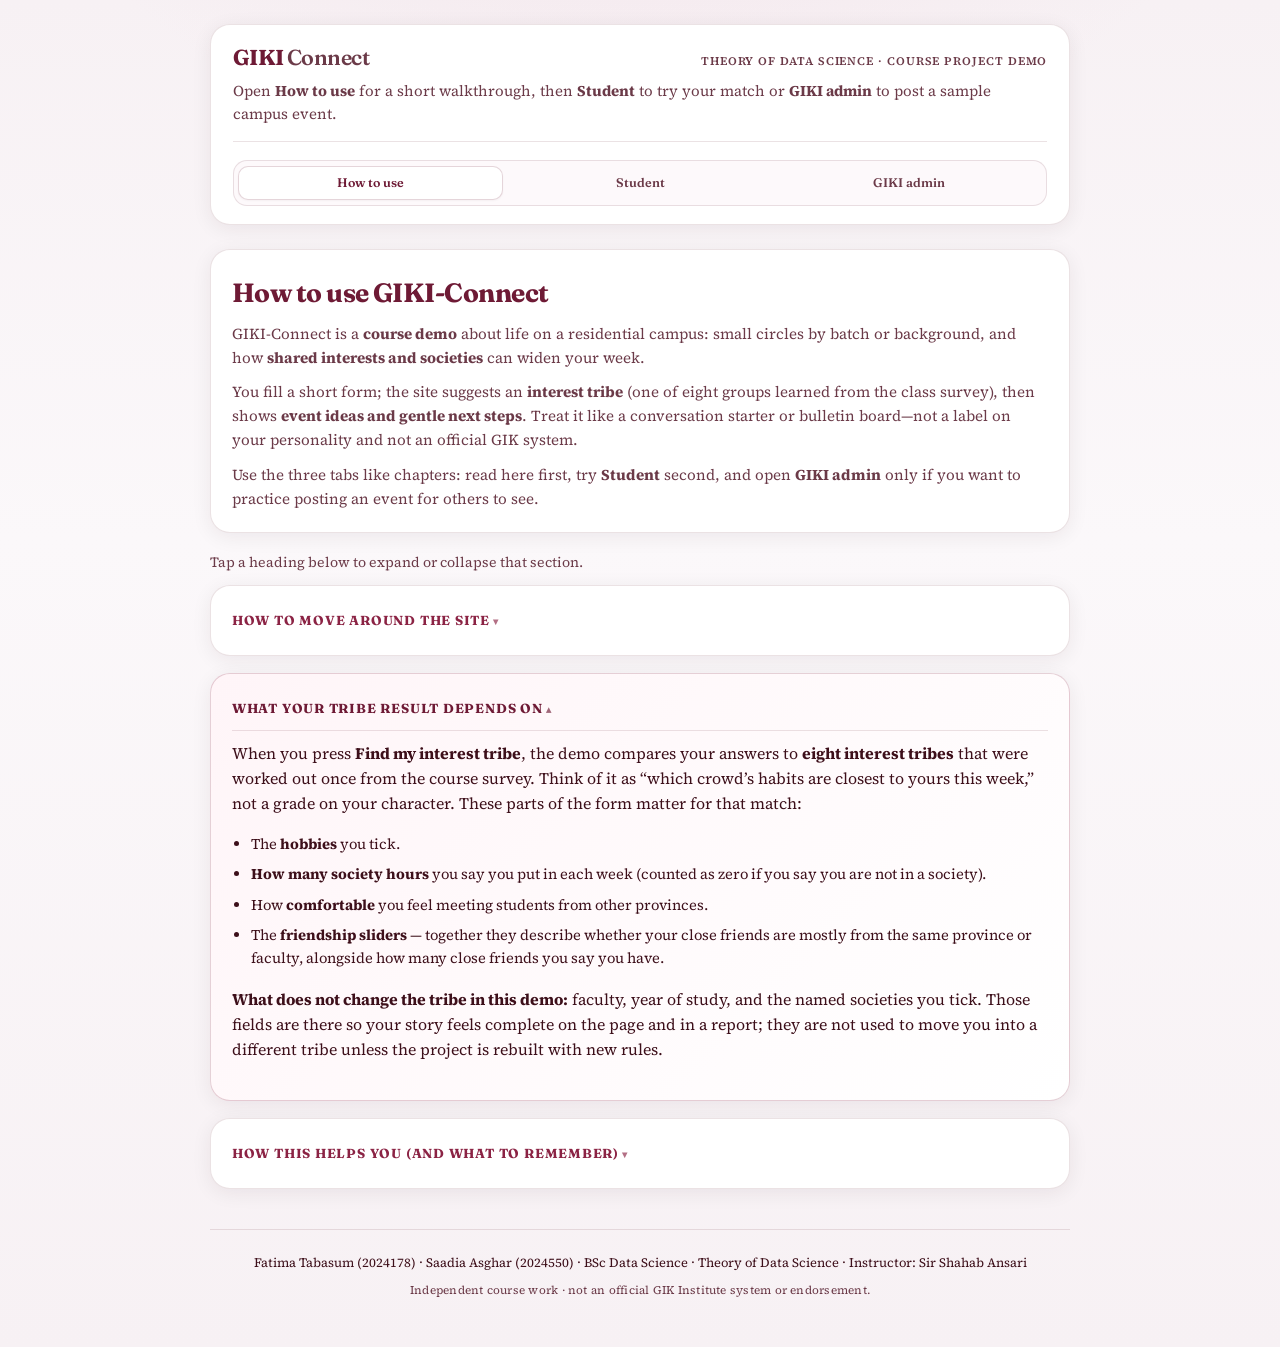
<file: index.html>
<!DOCTYPE html>
<html lang="en">
<head>
  <meta charset="UTF-8" />
  <meta name="viewport" content="width=device-width, initial-scale=1" />
  <meta name="description" content="GIKI-Connect: Theory of Data Science demo — interest tribes and campus event ideas for GIK Institute." />
  <meta name="theme-color" content="#6e1a35" />
  <title>GIKI-Connect · Interest tribes demo</title>
  <link rel="preconnect" href="https://fonts.googleapis.com" />
  <link rel="preconnect" href="https://fonts.gstatic.com" crossorigin />
  <link href="https://fonts.googleapis.com/css2?family=Fraunces:ital,opsz,wght@0,9..144,600;0,9..144,700;1,9..144,400&family=Source+Serif+4:ital,opsz,wght@0,8..60,400;0,8..60,600;1,8..60,400&display=swap" rel="stylesheet" />
  <link rel="stylesheet" href="assets/styles.css" />
</head>
<body>
  <div class="wrap">
    <header class="site-masthead" role="banner">
      <div class="site-masthead__brand">
        <div class="site-logo">
          <span class="site-logo__mark">GIKI</span>
          <span class="site-logo__word">Connect</span>
        </div>
        <p class="site-masthead__tagline">Theory of Data Science · course project demo</p>
      </div>
      <p class="site-masthead__lede">Open <strong>How to use</strong> for a short walkthrough, then <strong>Student</strong> to try your match or <strong>GIKI admin</strong> to post a sample campus event.</p>
      <nav class="tabs" role="tablist" aria-label="Main sections">
        <button type="button" class="tab active" id="tab-btn-guide" data-tab="guide" role="tab" aria-selected="true" aria-controls="panel-guide">How to use</button>
        <button type="button" class="tab" id="tab-btn-student" data-tab="student" role="tab" aria-selected="false" aria-controls="panel-student">Student</button>
        <button type="button" class="tab" id="tab-btn-admin" data-tab="admin" role="tab" aria-selected="false" aria-controls="panel-admin">GIKI admin</button>
      </nav>
    </header>

    <div id="panel-student" class="panel hidden" role="tabpanel" aria-labelledby="tab-btn-student">
      <section class="card demo-hero card--intro" id="student-hero">
        <div class="badge">Live Demo · Theory of Data Science · GIKI</div>
        <h1 class="demo-title">Find Your Interest Tribe</h1>
        <p class="demo-lead">Work through the steps in order, then press the button once. Your tribe and suggestions appear further down the page.</p>
        <p class="demo-blurb"><strong>Honest scope:</strong> your <strong>hobbies, society hours, comfort meeting new people,</strong> and <strong>how concentrated your close friendships are</strong> decide which of <strong>eight interest tribes</strong> you match. Faculty, year, and society names are optional context for you—they do <em>not</em> change that tribe number in this demo.</p>
        <div class="demo-stats" id="demo-stats" aria-live="polite">
          <p class="hint">Loading stats…</p>
        </div>
      </section>

      <nav class="student-jump-nav" aria-label="Jump to form steps or results">
        <span class="student-jump-nav__label">On this page</span>
        <div class="student-jump-nav__chips">
          <a class="jump-chip" href="#student-hero">Intro</a>
          <a class="jump-chip" href="#step-read">1 · Context</a>
          <a class="jump-chip" href="#step-profile">2 · Profile</a>
          <a class="jump-chip" href="#step-social">3 · Social</a>
          <a class="jump-chip" href="#step-societies">4 · Societies</a>
          <a class="jump-chip" href="#step-hobbies">5 · Hobbies</a>
          <a class="jump-chip jump-chip--results is-disabled" href="#student-results" id="jump-to-results" aria-disabled="true" title="Available after you find your tribe">Results</a>
          <a class="jump-chip" href="#tribe-atlas-public">Tribe map</a>
        </div>
      </nav>

      <main class="student-flow" aria-label="Student demo form">
      <section class="card form-step insight-card" id="step-read">
        <p class="step-kicker"><span class="step-num">1</span> Read first</p>
        <h2>Project context</h2>
        <div id="student-insight-body" class="insight-body">
          <p class="hint">Loading…</p>
        </div>
      </section>

      <section class="card form-step" id="step-profile">
        <p class="step-kicker"><span class="step-num">2</span> Profile</p>
        <h2>Your academic profile</h2>
        <p class="step-hint">Optional for your tribe match — useful if you are writing this up or want the form to feel realistic.</p>
        <div class="field">
          <label for="faculty">Faculty</label>
          <select id="faculty" class="text-input">
            <option value="">Select your faculty</option>
          </select>
        </div>
        <div class="field">
          <label for="year">Year of study</label>
          <select id="year" class="text-input">
            <option value="">Select year</option>
          </select>
        </div>
      </section>

      <section class="card form-step" id="step-social">
        <p class="step-kicker"><span class="step-num">3</span> Friendship pattern</p>
        <h2>Social connectivity</h2>
        <p class="step-hint">Sliders match the survey style (0–100% where shown). Together they set how concentrated your close friendships look across province and faculty — that feeds your tribe match.</p>
        <div class="field">
          <label for="same_prov_pct">% close friends from <em>same province</em> <strong id="same_prov_pct_v" aria-live="polite">50%</strong></label>
          <input type="range" id="same_prov_pct" name="same_prov_pct" min="0" max="100" step="5" value="50" aria-valuetext="50 percent" />
        </div>
        <div class="field">
          <label for="same_fac_pct">% close friends from <em>same faculty</em> <strong id="same_fac_pct_v" aria-live="polite">50%</strong></label>
          <input type="range" id="same_fac_pct" name="same_fac_pct" min="0" max="100" step="5" value="50" aria-valuetext="50 percent" />
        </div>
        <div class="field">
          <label for="friends">Approx. close friends at GIKI (count) <strong id="friends_v" aria-live="polite">4</strong></label>
          <input type="range" id="friends" name="friends" min="1" max="20" step="0.5" value="4" aria-valuetext="4 friends" />
        </div>
        <div class="field">
          <label for="comfort">Comfort talking to students from <em>other provinces</em> (1–5) <strong id="comfort_v" aria-live="polite">4</strong></label>
          <input type="range" id="comfort" name="comfort" min="1" max="5" step="1" value="4" aria-valuetext="4 of 5" />
        </div>
      </section>

      <section class="card form-step" id="step-societies">
        <p class="step-kicker"><span class="step-num">4</span> Societies</p>
        <h2>Society involvement</h2>
        <p class="step-hint">Hours count toward your tribe match; society names are optional labels for your own story.</p>
        <fieldset class="field soc-fieldset">
          <legend>Society member?</legend>
          <label class="inline"><input type="radio" name="soc_member" value="yes" checked /> Yes — I&apos;m a member</label>
          <label class="inline"><input type="radio" name="soc_member" value="no" /> Not a member</label>
        </fieldset>
        <div class="field" id="soc-hours-wrap">
          <label for="soc_hours">Society hours per week <strong id="soc_hours_v" aria-live="polite">0 h/wk</strong></label>
          <input type="range" id="soc_hours" name="soc_hours" min="0" max="10" step="0.5" value="0" aria-valuetext="0 hours per week" />
        </div>
        <div class="field" id="soc-societies-wrap">
          <label>Societies you belong to <span class="hint">(optional)</span></label>
          <p class="hint" style="margin-top:0.25rem">Select any that apply — list follows <strong>GIK Institute</strong> campus-life societies (short labels for the form).</p>
          <div class="hobby-grid society-grid" id="society-grid"></div>
        </div>
      </section>

      <section class="card form-step card--action" id="step-hobbies">
        <p class="step-kicker"><span class="step-num">5</span> Interests &amp; run</p>
        <h2>Your hobbies &amp; interests</h2>
        <p class="step-hint">Pick at least one hobby, then press the button.</p>
        <div class="hobby-grid" id="hobby-grid" role="group" aria-label="Hobbies and interests — pick at least one"></div>
        <div class="action-cta">
          <button type="button" class="primary" id="submit">Find my interest tribe</button>
          <p class="action-cta__note">Results open below: <strong>your tribe, matched events, and peers</strong> first; explanations and tips follow.</p>
          <p class="error" id="error" role="alert"></p>
        </div>
      </section>
      </main>

      <section class="card result-shell hidden" id="result" aria-live="polite" aria-labelledby="tribe-id-pill tribe-title">
        <div id="student-results" class="result-anchor" tabindex="-1"></div>
        <header class="result-hero" id="result-overview">
          <p class="result-kicker" id="result-kicker">Your interest tribe</p>
          <div class="result-tribe-row">
            <span class="tribe-id-pill" id="tribe-id-pill" title="Interest tribe number from the saved survey analysis">Tribe ID —</span>
            <h2 class="result-tribe-title" id="tribe-title"></h2>
          </div>
          <p class="result-tagline" id="result-tagline"></p>
          <ul class="result-stat-chips" id="result-stat-chips" aria-label="Snapshot for your run"></ul>
          <nav class="result-quick-nav" aria-label="Explore your results">
            <a class="quick-link" href="#result-hobbies">Hobbies</a>
            <a class="quick-link" href="#result-events">Events</a>
            <a class="quick-link" href="#result-peers">Peers</a>
            <a class="quick-link" href="#result-silo">Friendship focus</a>
            <a class="quick-link" href="#result-why">Why me?</a>
            <a class="quick-link" href="#result-read">Read</a>
            <a class="quick-link" href="#insight-sections">Insights</a>
            <a class="quick-link" href="#result-more">Tips</a>
            <a class="quick-link" href="#tribe-atlas-public">Map</a>
          </nav>
          <div class="result-hero-actions">
            <button type="button" class="btn-text" id="scroll-to-atlas">Jump to tribe map</button>
            <button type="button" class="btn-text btn-text--secondary" id="try-another-mix">Change hobbies &amp; run again</button>
          </div>
        </header>

        <div class="result-tops result-tops--lead" id="result-hobbies">
          <h3 class="result-section-label">Top hobbies in this tribe <span class="result-section-hint">(survey sample)</span></h3>
          <div class="pill-list pill-list--emph" id="tribe-hobbies" aria-label="Most common hobbies in your assigned tribe"></div>
        </div>

        <section class="result-sub result-sub--match" id="result-events">
          <h3 class="result-section-label">Matched events for you</h3>
          <p class="hint tight">Ranked from posted campus events using your hobbies and tribe.</p>
          <div id="event-list" class="event-list"></div>
        </section>

        <section class="result-sub result-sub--match" id="result-peers">
          <h3 class="result-section-label">People to look for <span class="result-section-hint">(by shared interest)</span></h3>
          <p class="hint tight">Illustrative people from the same tribe in the survey pool—conversation hooks, not real names.</p>
          <div id="peer-list" class="peer-grid"></div>
        </section>

        <div class="result-silo-block" id="result-silo">
          <div class="silo-row">
            <span>Friendship concentration</span>
            <span id="silo-label"></span>
          </div>
          <div class="silo-bar" aria-hidden="true"><i id="silo-fill" style="width:0%"></i></div>
        </div>

        <details class="assignment-details" id="result-why">
          <summary class="assignment-summary">How was my tribe chosen?</summary>
          <div id="assignment-explain-body" class="assignment-explain-body"></div>
        </details>

        <aside class="rec-callout" id="result-read">
          <h3 class="result-section-label">Suggestions — try this</h3>
          <p class="rec-text" id="rec"></p>
        </aside>

        <div id="insight-sections" class="insight-stack" aria-label="Deeper ideas and next steps"></div>

        <section class="result-sub result-next" id="result-more">
          <h3 class="result-section-label">Same tribe, different faces</h3>
          <p class="hint tight">Same tribe as you in the survey list—broad vibe match. Use the hobby matches above for specific icebreakers.</p>
          <p class="hint tight">Scroll down to the map: <strong>your tribe card stays outlined in rose</strong> after each run so you can compare all tribes at a glance.</p>
        </section>

        <p class="result-provenance" id="result-provenance"></p>
        <p class="result-model-foot" id="result-model-foot"></p>
      </section>

      <section class="card tribe-showcase-card" id="tribe-atlas-public">
        <h2>The 8 interest tribes at GIKI</h2>
        <p class="hint tribe-atlas-intro" id="tribe-atlas-intro">
          Each card is one <strong>interest tribe</strong> (numbered <strong>0–7</strong>). After you run the form, <strong>your tribe card is outlined in rose</strong> so you always know which one is yours.
        </p>
        <div id="public-tribe-cards" class="tribe-atlas-grid"></div>
      </section>
    </div>

    <div id="panel-guide" class="panel" role="tabpanel" aria-labelledby="tab-btn-guide">
      <section class="card guide-hero">
        <h1 class="guide-title">How to use GIKI-Connect</h1>
        <p class="guide-lead">GIKI-Connect is a <strong>course demo</strong> about life on a residential campus: small circles by batch or background, and how <strong>shared interests and societies</strong> can widen your week.</p>
        <p class="guide-lead">You fill a short form; the site suggests an <strong>interest tribe</strong> (one of eight groups learned from the class survey), then shows <strong>event ideas and gentle next steps</strong>. Treat it like a conversation starter or bulletin board—not a label on your personality and not an official GIK system.</p>
        <p class="guide-lead">Use the three tabs like chapters: read here first, try <strong>Student</strong> second, and open <strong>GIKI admin</strong> only if you want to practice posting an event for others to see.</p>
      </section>

      <p class="guide-interactive-hint hint">Tap a heading below to expand or collapse that section.</p>

      <section class="card">
        <details class="guide-details">
          <summary class="guide-summary">How to move around the site</summary>
          <div class="guide-details-inner">
            <p><strong>How to use</strong> (this tab) — read at your own pace; you can leave and come back.</p>
            <p><strong>Student</strong> — scroll from the top through the numbered steps. Move the sliders and tick hobbies so they feel true for you right now, then press <strong>Find my interest tribe</strong> once. Your result appears further down the same page: which tribe you sit closest to, a map of all tribes (yours is outlined), sample events that fit your interests, and simple ideas for what to try next. The “On this page” row is a shortcut if you want to jump to a section.</p>
            <p><strong>GIKI admin</strong> — use this only to play “staff for a minute.” The demo password is already filled in. Write a pretend event (what, when, where), pick hobbies it suits, and optionally pick which tribes should see it near the top of their list. After you publish, go back to <strong>Student</strong>, run the form again, and check whether your event appears in the suggestions.</p>
          </div>
        </details>
      </section>

      <section class="card guide-honest">
        <details class="guide-details" open>
          <summary class="guide-summary">What your tribe result depends on</summary>
          <div class="guide-details-inner">
            <p>When you press <strong>Find my interest tribe</strong>, the demo compares your answers to <strong>eight interest tribes</strong> that were worked out once from the course survey. Think of it as “which crowd’s habits are closest to yours this week,” not a grade on your character. These parts of the form matter for that match:</p>
            <ul class="guide-list">
              <li>The <strong>hobbies</strong> you tick.</li>
              <li><strong>How many society hours</strong> you say you put in each week (counted as zero if you say you are not in a society).</li>
              <li>How <strong>comfortable</strong> you feel meeting students from other provinces.</li>
              <li>The <strong>friendship sliders</strong> — together they describe whether your close friends are mostly from the same province or faculty, alongside how many close friends you say you have.</li>
            </ul>
            <p><strong>What does not change the tribe in this demo:</strong> faculty, year of study, and the named societies you tick. Those fields are there so your story feels complete on the page and in a report; they are not used to move you into a different tribe unless the project is rebuilt with new rules.</p>
          </div>
        </details>
      </section>

      <section class="card">
        <details class="guide-details">
          <summary class="guide-summary">How this helps you (and what to remember)</summary>
          <div class="guide-details-inner">
            <p><strong>Why it exists.</strong> Many students feel their week shrink to the same faces. This demo names that pattern in a friendly way and nudges you toward <strong>hobbies, societies, and small plans</strong> that are easier to try than a vague “be more social.”</p>
            <p><strong>What you learn from the numbers on Student.</strong> The counts at the top remind you that the tribes come from a <strong>real class survey</strong> (names removed)—so the match is grounded in data, not a random game.</p>
            <p><strong>What you get after you press the button.</strong> A tribe label you can compare to the map, a short read on how tight or open your answers look, events that line up with your ticks, and anonymised “people like this cluster” prompts you can treat as icebreakers—not real identities.</p>
            <p><strong>Keep perspective.</strong> One run does not define you. Faculty, year, and society names on the form are for your story and the write-up; they do not change the tribe number in this demo. The suggestions are <strong>hints</strong>; use judgment and follow real campus notices for anything official.</p>
          </div>
        </details>
      </section>
    </div>

    <div id="panel-admin" class="panel hidden" role="tabpanel" aria-labelledby="tab-btn-admin">
      <section class="card tribe-atlas">
        <h2>Interest tribes (for event targeting)</h2>
        <p class="hint">
          There are <strong>eight</strong> tribes, numbered <strong>0 through 7</strong> — same names and headcounts as on the Student tab. <strong>Scroll</strong> the row of cards to see every tribe before you tick targets below.
        </p>
        <p class="hint">
          When you publish an event, optional <em>target tribes</em> move it higher on matching students&apos; lists; <strong>hobby tags</strong> still do the main matching. Cards show a one-line idea for the kind of mixer that fits that tribe.
        </p>
        <div id="admin-tribe-cards" class="tribe-atlas-grid"></div>
      </section>

      <section class="card">
        <h2>Post a campus event</h2>
        <p class="hint">Demo admin passphrase is already filled in below; keep it unless you configured a different token for your machine (see README).</p>
        <div class="field">
          <label for="admin-token">Admin token</label>
          <input type="password" id="admin-token" class="text-input" value="giki-admin-demo" autocomplete="off" />
        </div>
        <div class="field">
          <label for="ev-title">Event title</label>
          <input type="text" id="ev-title" class="text-input" placeholder="e.g. Open mic night" />
        </div>
        <div class="field">
          <label for="ev-when">Date &amp; time</label>
          <input type="datetime-local" id="ev-when" class="text-input" />
        </div>
        <div class="field">
          <label for="ev-place">Place</label>
          <input type="text" id="ev-place" class="text-input" placeholder="Venue" />
        </div>
        <div class="field">
          <label for="ev-desc">Description</label>
          <textarea id="ev-desc" class="text-input tall" rows="3" placeholder="What to expect…"></textarea>
        </div>
        <p class="hint">Hobbies this event fits (student matching):</p>
        <div class="hobby-grid" id="admin-hobby-grid"></div>
        <p class="hint" style="margin-top:1rem"><strong>Target tribes</strong> (optional — tick any of IDs <strong>0–7</strong> to match the cards above):</p>
        <div class="cluster-picks" id="cluster-picks"></div>
        <button type="button" class="primary" id="admin-submit">Publish event</button>
        <p class="error" id="admin-error" role="alert"></p>
        <p class="ok" id="admin-ok" role="status"></p>
      </section>
      <section class="card">
        <h2>Upcoming events (saved)</h2>
        <div id="admin-event-list" class="event-list"></div>
      </section>
    </div>

    <footer class="site-footer">
      <p class="site-footer__authors">
        Fatima Tabasum (2024178) · Saadia Asghar (2024550) · BSc Data Science · Theory of Data Science · Instructor: Sir Shahab Ansari
      </p>
      <p class="site-footer__note">Independent course work · not an official GIK Institute system or endorsement.</p>
    </footer>
  </div>
  <script src="assets/static_backend.js?v=2"></script>
  <script src="assets/app.js?v=2"></script>
</body>
</html>
</file>
<file: assets/styles.css>
:root {
  --bg: #f7f1f4;
  --bg-deep: #f0e4ea;
  --surface: #fdf9fb;
  --card: #ffffff;
  --border: rgba(92, 21, 36, 0.12);
  --text: #3d0f1a;
  --muted: #6b3a48;
  --accent: #6e1a35;
  --accent-soft: #8b2344;
  --accent-dim: rgba(110, 26, 53, 0.09);
  --warn: #b45309;
  --danger: #b91c1c;
  --ok: #166534;
  --radius: 16px;
  --radius-lg: 20px;
  --shadow-sm: 0 1px 2px rgba(45, 12, 22, 0.04);
  --shadow-md: 0 4px 20px rgba(45, 12, 22, 0.07);
  --shadow-lg: 0 12px 40px rgba(45, 12, 22, 0.08);
  --font-display: "Fraunces", Georgia, "Times New Roman", serif;
  --font: "Source Serif 4", Georgia, "Times New Roman", serif;
  --maxw: 900px;
}

*,
*::before,
*::after {
  box-sizing: border-box;
}

html {
  scroll-behavior: smooth;
}

body {
  margin: 0;
  min-height: 100vh;
  font-family: var(--font);
  background: var(--bg);
  color: var(--text);
  line-height: 1.58;
  -webkit-font-smoothing: antialiased;
  background-image:
    radial-gradient(ellipse 100% 80% at 50% -30%, rgba(232, 196, 210, 0.35), transparent 55%),
    linear-gradient(180deg, var(--bg) 0%, #fbf8fa 40%, var(--bg) 100%);
}

.wrap {
  max-width: var(--maxw);
  margin: 0 auto;
  padding: 1.5rem 1.25rem 3rem;
}

.demo-hero .demo-title {
  font-family: var(--font-display);
  font-size: 1.75rem;
  font-weight: 700;
  margin: 0.35rem 0 0.5rem;
  letter-spacing: -0.02em;
  color: var(--accent);
}

.demo-lead {
  margin: 0 0 0.65rem;
  font-size: 0.98rem;
  font-weight: 600;
  color: var(--text);
  line-height: 1.45;
}

.demo-blurb {
  margin: 0 0 1rem;
  color: var(--muted);
  font-size: 0.92rem;
}

.card--intro {
  border-left: 4px solid var(--accent-soft);
}

/* —— Student flow (numbered steps) —— */
.student-flow {
  display: flex;
  flex-direction: column;
  gap: 0;
}

.form-step {
  position: relative;
  border-left: 3px solid rgba(110, 26, 53, 0.2);
  padding-left: 0.15rem;
  margin-left: 0.1rem;
}

.form-step h2 {
  margin-top: 0.15rem;
}

.step-kicker {
  display: flex;
  align-items: center;
  gap: 0.45rem;
  margin: 0 0 0.35rem;
  font-size: 0.68rem;
  font-weight: 700;
  letter-spacing: 0.12em;
  text-transform: uppercase;
  color: var(--muted);
}

.step-num {
  display: inline-flex;
  align-items: center;
  justify-content: center;
  min-width: 1.55rem;
  height: 1.55rem;
  padding: 0 0.35rem;
  border-radius: 8px;
  background: var(--accent);
  color: #fffefb;
  font-family: var(--font-display);
  font-size: 0.78rem;
  font-weight: 700;
  letter-spacing: 0;
}

.step-hint {
  margin: -0.35rem 0 0.85rem;
  font-size: 0.86rem;
  color: var(--muted);
  line-height: 1.45;
}

.card--action {
  border-left-color: var(--accent-soft);
  border-left-width: 4px;
}

.action-cta {
  margin-top: 1rem;
  padding-top: 1rem;
  border-top: 1px solid var(--border);
}

.action-cta .primary {
  margin-top: 0;
}

.action-cta__note {
  margin: 0.65rem 0 0;
  font-size: 0.8rem;
  color: var(--muted);
  line-height: 1.4;
}

@media (max-width: 700px) {
  .card--action {
    padding-bottom: 0.5rem;
  }

  .action-cta {
    position: sticky;
    bottom: 0;
    z-index: 4;
    margin-top: 1rem;
    margin-left: -1.05rem;
    margin-right: -1.05rem;
    margin-bottom: -0.85rem;
    padding: 1rem 1.2rem 1.1rem;
    background: linear-gradient(180deg, rgba(255, 255, 255, 0) 0%, rgba(255, 255, 255, 0.92) 18%, #fff 35%);
    border-top: 1px solid var(--border);
    border-radius: 0 0 var(--radius-lg) var(--radius-lg);
    box-shadow: 0 -8px 28px rgba(45, 12, 22, 0.08);
  }

  .action-cta .primary {
    min-height: 3rem;
    font-size: 1.02rem;
  }
}

.society-grid {
  gap: 0.38rem;
}

.society-grid span {
  font-size: 0.76rem;
  padding: 0.35rem 0.55rem;
  line-height: 1.3;
}

input[type="range"] {
  width: 100%;
  height: 1.35rem;
  accent-color: var(--accent);
  cursor: pointer;
}

@media (min-width: 700px) {
  .student-flow {
    display: grid;
    gap: 0 1.25rem;
    grid-template-columns: 1fr 1fr;
    align-items: start;
  }

  .student-flow .form-step:nth-child(1) {
    grid-column: 1 / -1;
  }

  .student-flow .form-step:nth-child(2),
  .student-flow .form-step:nth-child(3) {
    grid-column: span 1;
  }

  .student-flow .form-step:nth-child(4),
  .student-flow .form-step:nth-child(5) {
    grid-column: 1 / -1;
  }
}

.demo-stats {
  display: grid;
  grid-template-columns: repeat(2, minmax(0, 1fr));
  gap: 0.65rem;
}

@media (min-width: 560px) {
  .demo-stats {
    grid-template-columns: repeat(4, minmax(0, 1fr));
  }
}

.demo-stats .stat {
  background: var(--card);
  border: 1px solid var(--border);
  border-radius: var(--radius);
  padding: 0.65rem 0.75rem;
  text-align: center;
  box-shadow: 0 1px 0 rgba(255, 255, 255, 0.8) inset;
}

.demo-stats .stat strong {
  display: block;
  font-size: 1.15rem;
  color: var(--accent);
  font-family: var(--font-display);
}

.demo-stats .stat span {
  display: block;
  font-size: 0.72rem;
  color: var(--muted);
  margin-top: 0.2rem;
  line-height: 1.25;
}

.soc-fieldset {
  border: none;
  margin: 0;
  padding: 0;
}

.soc-fieldset legend {
  font-weight: 600;
  margin-bottom: 0.4rem;
}

label.inline {
  display: inline-flex;
  align-items: center;
  gap: 0.35rem;
  margin-right: 1.25rem;
  cursor: pointer;
  font-size: 0.92rem;
}

.tribe-showcase-card {
  margin-top: 0.25rem;
}

/* —— Site masthead (global chrome) —— */
.site-masthead {
  margin-bottom: 1.5rem;
  padding: 1.35rem 1.35rem 1.15rem;
  background: var(--card);
  border: 1px solid var(--border);
  border-radius: var(--radius-lg);
  box-shadow: var(--shadow-md);
}

.site-masthead__brand {
  display: flex;
  flex-wrap: wrap;
  align-items: baseline;
  justify-content: space-between;
  gap: 0.5rem 1rem;
  margin-bottom: 0.65rem;
}

.site-logo {
  display: inline-flex;
  align-items: baseline;
  gap: 0.2rem;
  font-family: var(--font-display);
  font-weight: 700;
  letter-spacing: -0.03em;
  line-height: 1;
}

.site-logo__mark {
  font-size: 1.35rem;
  color: var(--accent);
}

.site-logo__word {
  font-size: 1.35rem;
  font-weight: 600;
  color: var(--muted);
}

.site-masthead__tagline {
  margin: 0;
  font-size: 0.72rem;
  font-weight: 600;
  letter-spacing: 0.08em;
  text-transform: uppercase;
  color: var(--muted);
}

.site-masthead__lede {
  margin: 0 0 1.1rem;
  padding-bottom: 1rem;
  border-bottom: 1px solid var(--border);
  color: var(--muted);
  font-size: 0.94rem;
  line-height: 1.5;
}

.badge {
  display: inline-block;
  font-size: 0.65rem;
  font-weight: 700;
  letter-spacing: 0.14em;
  text-transform: uppercase;
  color: var(--accent);
  background: var(--accent-dim);
  padding: 0.32rem 0.65rem;
  border-radius: 999px;
  margin-bottom: 0.6rem;
  border: 1px solid rgba(110, 26, 53, 0.12);
}

h1 {
  font-family: var(--font-display);
  font-size: 1.55rem;
  margin: 0 0 0.4rem;
  letter-spacing: -0.02em;
  color: var(--accent);
}

.insight-card h2 {
  color: var(--text);
}

.insight-body {
  font-size: 0.9rem;
  color: var(--muted);
}

.insight-kicker {
  font-size: 0.82rem;
  color: var(--warn);
  line-height: 1.45;
  margin: 0 0 1rem;
  padding: 0.65rem 0.75rem;
  background: rgba(251, 191, 36, 0.08);
  border-radius: 10px;
  border: 1px solid rgba(251, 191, 36, 0.25);
}

.insight-h3 {
  font-size: 0.82rem;
  font-weight: 700;
  text-transform: uppercase;
  letter-spacing: 0.05em;
  color: var(--accent);
  margin: 1.1rem 0 0.4rem;
}

.insight-list {
  margin: 0 0 0.25rem;
  padding-left: 1.15rem;
}

.insight-list li {
  margin-bottom: 0.35rem;
}

.tribe-atlas h2 {
  color: var(--text);
}

.kmeans-note {
  font-size: 0.82rem;
  color: var(--warn);
  margin: 0 0 1rem;
  line-height: 1.45;
}

.tribe-atlas-grid {
  display: grid;
  grid-template-columns: 1fr;
  gap: 0.75rem;
}

@media (min-width: 560px) {
  .tribe-atlas-grid {
    grid-template-columns: 1fr 1fr;
  }
}

@media (min-width: 960px) {
  .tribe-atlas-grid {
    grid-template-columns: repeat(4, 1fr);
  }
}

.tribe-mini-card {
  position: relative;
  padding: 0.95rem 1rem;
  border-radius: 14px;
  background: var(--surface);
  border: 1px solid var(--border);
  border-left-width: 4px;
  box-shadow: var(--shadow-sm);
  transition: box-shadow 0.2s, transform 0.2s;
}

.tribe-mini-card:hover {
  box-shadow: var(--shadow-md);
}

.tribe-mini-id {
  font-size: 0.68rem;
  font-weight: 700;
  letter-spacing: 0.1em;
  color: var(--muted);
  text-transform: uppercase;
}

.tribe-mini-name {
  margin: 0.2rem 0 0.25rem;
  font-size: 1rem;
  color: var(--text);
}

.tribe-mini-stats {
  margin: 0;
  font-size: 0.78rem;
  color: var(--muted);
}

.tribe-mini-tops {
  margin: 0.45rem 0 0;
  font-size: 0.8rem;
  color: var(--muted);
}

.tribe-mini-guide {
  margin: 0.5rem 0 0;
  font-size: 0.8rem;
  color: var(--text);
  line-height: 1.45;
}

/* —— In-page navigation (Student tab) —— */
.student-jump-nav {
  position: sticky;
  top: 0;
  z-index: 6;
  display: flex;
  flex-direction: column;
  gap: 0.45rem;
  margin: 0 0 1rem;
  padding: 0.55rem 0.7rem 0.65rem;
  background: rgba(253, 249, 251, 0.94);
  backdrop-filter: blur(10px);
  -webkit-backdrop-filter: blur(10px);
  border: 1px solid var(--border);
  border-radius: 14px;
  box-shadow: 0 4px 18px rgba(45, 12, 22, 0.06);
}

.student-jump-nav__label {
  font-size: 0.62rem;
  font-weight: 700;
  letter-spacing: 0.14em;
  text-transform: uppercase;
  color: var(--muted);
}

.student-jump-nav__chips {
  display: flex;
  flex-wrap: wrap;
  gap: 0.35rem;
  align-items: center;
}

.jump-chip {
  display: inline-flex;
  align-items: center;
  padding: 0.32rem 0.55rem;
  border-radius: 999px;
  font-size: 0.74rem;
  font-weight: 600;
  text-decoration: none;
  color: var(--accent);
  background: var(--card);
  border: 1px solid rgba(110, 26, 53, 0.2);
  box-shadow: var(--shadow-sm);
  transition: background 0.15s, border-color 0.15s, transform 0.12s;
}

.jump-chip:hover {
  background: var(--accent-dim);
  border-color: var(--accent-soft);
}

.jump-chip:active {
  transform: scale(0.97);
}

.jump-chip:focus-visible {
  outline: 2px solid var(--accent-soft);
  outline-offset: 2px;
}

.jump-chip.is-disabled {
  opacity: 0.42;
  pointer-events: none;
  cursor: not-allowed;
  color: var(--muted);
}

.jump-chip--results:not(.is-disabled) {
  background: linear-gradient(165deg, rgba(232, 196, 210, 0.45), var(--card));
  border-color: rgba(124, 29, 58, 0.35);
}

#student-hero,
#step-read,
#step-profile,
#step-social,
#step-societies,
#step-hobbies,
#student-results,
#result-overview,
#result-why,
#result-silo,
#result-hobbies,
#result-read,
#insight-sections,
#result-events,
#result-peers,
#result-more,
#tribe-atlas-public {
  scroll-margin-top: 5.75rem;
}

.result-anchor {
  height: 0;
  margin: 0;
  padding: 0;
  overflow: hidden;
  pointer-events: none;
}

.result-quick-nav {
  display: flex;
  flex-wrap: wrap;
  gap: 0.35rem;
  margin: 0.75rem 0 0.35rem;
  padding: 0.45rem 0;
  border-top: 1px dashed rgba(110, 26, 53, 0.15);
}

.quick-link {
  display: inline-flex;
  align-items: center;
  padding: 0.28rem 0.55rem;
  border-radius: 999px;
  font-size: 0.72rem;
  font-weight: 600;
  text-decoration: none;
  color: var(--text);
  background: var(--surface);
  border: 1px solid var(--border);
  transition: background 0.15s, border-color 0.15s, color 0.15s;
}

.quick-link:hover {
  background: var(--accent-dim);
  border-color: rgba(124, 29, 58, 0.28);
  color: var(--accent);
}

.quick-link:focus-visible {
  outline: 2px solid var(--accent-soft);
  outline-offset: 2px;
}

.result-hero-actions {
  display: flex;
  flex-direction: column;
  gap: 0.45rem;
  margin-top: 0.35rem;
}

@media (min-width: 520px) {
  .result-hero-actions {
    flex-direction: row;
    flex-wrap: wrap;
    align-items: center;
  }
}

.btn-text--secondary {
  border-style: solid;
  border-color: rgba(124, 29, 58, 0.18);
  color: var(--muted);
}

.btn-text--secondary:hover {
  color: var(--accent);
}

.result-shell--reveal {
  animation: resultShellIn 0.55s cubic-bezier(0.22, 1, 0.36, 1) both;
}

.result-shell--reveal .result-stat-chips li {
  animation: statChipIn 0.42s cubic-bezier(0.22, 1, 0.36, 1) both;
}

.result-shell--reveal .result-stat-chips li:nth-child(1) {
  animation-delay: 0.04s;
}

.result-shell--reveal .result-stat-chips li:nth-child(2) {
  animation-delay: 0.09s;
}

.result-shell--reveal .result-stat-chips li:nth-child(3) {
  animation-delay: 0.14s;
}

.result-shell--reveal .result-stat-chips li:nth-child(4) {
  animation-delay: 0.19s;
}

.result-shell--reveal .result-stat-chips li:nth-child(5) {
  animation-delay: 0.24s;
}

.result-shell--reveal .tribe-id-pill {
  animation: tribePillPop 0.55s cubic-bezier(0.34, 1.56, 0.64, 1) both;
}

@keyframes resultShellIn {
  from {
    opacity: 0;
    transform: translateY(14px);
  }

  to {
    opacity: 1;
    transform: translateY(0);
  }
}

@keyframes statChipIn {
  from {
    opacity: 0;
    transform: translateY(6px) scale(0.96);
  }

  to {
    opacity: 1;
    transform: translateY(0) scale(1);
  }
}

@keyframes tribePillPop {
  from {
    opacity: 0;
    transform: scale(0.88);
  }

  70% {
    transform: scale(1.04);
  }

  to {
    opacity: 1;
    transform: scale(1);
  }
}

.tabs {
  display: flex;
  gap: 0.25rem;
  padding: 0.3rem;
  background: var(--surface);
  border: 1px solid var(--border);
  border-radius: 14px;
}

.tab {
  flex: 1;
  padding: 0.55rem 0.4rem;
  font-family: var(--font-display);
  font-size: 0.78rem;
  font-weight: 600;
  border-radius: 10px;
  border: 1px solid transparent;
  background: transparent;
  color: var(--muted);
  cursor: pointer;
  transition: background 0.15s, color 0.15s, border-color 0.15s, box-shadow 0.15s;
}

.tab:hover {
  color: var(--text);
  background: rgba(255, 255, 255, 0.7);
}

.tab:focus-visible {
  outline: 2px solid var(--accent-soft);
  outline-offset: 2px;
}

.tab.active {
  border-color: rgba(110, 26, 53, 0.18);
  background: var(--card);
  color: var(--accent);
  box-shadow: var(--shadow-sm);
}

.panel.hidden {
  display: none;
}

.card.hidden {
  display: none;
}

.card {
  background: var(--card);
  border: 1px solid var(--border);
  border-radius: var(--radius-lg);
  padding: 1.35rem 1.3rem;
  margin-bottom: 1.1rem;
  box-shadow: var(--shadow-md);
}

.card + .card {
  margin-top: 0;
}

.card h2 {
  font-family: var(--font-display);
  font-size: 0.82rem;
  font-weight: 700;
  text-transform: uppercase;
  letter-spacing: 0.06em;
  color: var(--accent-soft);
  margin: 0 0 0.75rem;
}

.subhead {
  font-size: 0.95rem;
  margin: 1.35rem 0 0.35rem;
  color: var(--text);
}

.hint {
  margin: 0 0 0.85rem;
  font-size: 0.88rem;
  color: var(--muted);
}

.hobby-grid {
  display: flex;
  flex-wrap: wrap;
  gap: 0.45rem;
}

.hobby-grid label {
  cursor: pointer;
}

.hobby-grid input {
  position: absolute;
  opacity: 0;
  pointer-events: none;
}

.hobby-grid span {
  display: inline-block;
  padding: 0.42rem 0.75rem;
  border-radius: 999px;
  border: 1px solid var(--border);
  background: var(--card);
  font-size: 0.85rem;
  color: var(--muted);
  box-shadow: var(--shadow-sm);
  transition: border-color 0.15s, background 0.15s, color 0.15s, box-shadow 0.15s;
}

.hobby-grid input:checked + span {
  border-color: var(--accent);
  background: var(--accent-dim);
  color: var(--text);
}

.cluster-picks {
  display: flex;
  flex-wrap: wrap;
  gap: 0.5rem;
}

.cluster-picks label span {
  border-radius: 8px;
  padding: 0.35rem 0.55rem;
  font-size: 0.8rem;
}

.field {
  margin-bottom: 0.95rem;
}

.field label {
  display: flex;
  justify-content: space-between;
  font-size: 0.88rem;
  margin-bottom: 0.3rem;
  color: var(--muted);
}

.field label strong {
  color: var(--accent);
  font-variant-numeric: tabular-nums;
}

.text-input,
select.text-input {
  width: 100%;
  padding: 0.6rem 0.75rem;
  border-radius: 11px;
  border: 1px solid var(--border);
  background: var(--surface);
  color: var(--text);
  font-family: inherit;
  font-size: 0.92rem;
  transition: border-color 0.15s, box-shadow 0.15s;
}

.text-input:hover,
select.text-input:hover {
  border-color: rgba(110, 26, 53, 0.22);
}

.text-input:focus-visible,
select.text-input:focus-visible {
  outline: none;
  border-color: var(--accent-soft);
  box-shadow: 0 0 0 3px var(--accent-dim);
}

select.text-input {
  cursor: pointer;
  appearance: none;
  background-image: url("data:image/svg+xml,%3Csvg xmlns='http://www.w3.org/2000/svg' width='12' height='12' viewBox='0 0 12 12'%3E%3Cpath fill='%236b3a48' d='M2 4l4 4 4-4'/%3E%3C/svg%3E");
  background-repeat: no-repeat;
  background-position: right 0.75rem center;
  padding-right: 2.25rem;
}

.text-input.tall {
  min-height: 4.5rem;
  resize: vertical;
}

button.primary {
  width: 100%;
  margin-top: 0.35rem;
  padding: 0.8rem 1rem;
  font-size: 1rem;
  font-weight: 700;
  font-family: var(--font-display);
  color: #fffefb;
  background: linear-gradient(165deg, var(--accent-soft), var(--accent));
  border: none;
  border-radius: 12px;
  cursor: pointer;
  box-shadow: 0 2px 12px rgba(124, 29, 58, 0.25);
}

button.primary:hover {
  filter: brightness(1.06);
}

button.primary:focus-visible {
  outline: 2px solid var(--accent-soft);
  outline-offset: 3px;
}

button.primary:disabled {
  opacity: 0.55;
  cursor: not-allowed;
}

.btn-text:focus-visible {
  outline: 2px solid var(--accent-soft);
  outline-offset: 2px;
}

.result-shell {
  padding: 0;
  overflow: hidden;
  border-radius: var(--radius-lg);
}

.result-hero {
  padding: 1.25rem 1.2rem 1rem;
  background: linear-gradient(165deg, var(--accent-dim), transparent 55%);
  border-bottom: 1px solid var(--border);
}

.result-tribe-row {
  display: flex;
  flex-direction: column;
  align-items: flex-start;
  gap: 0.45rem;
  margin-bottom: 0.35rem;
}

@media (min-width: 520px) {
  .result-tribe-row {
    flex-direction: row;
    flex-wrap: wrap;
    align-items: center;
    gap: 0.65rem 1rem;
  }
}

.tribe-id-pill {
  display: inline-block;
  font-family: var(--font-display);
  font-size: 0.82rem;
  font-weight: 700;
  letter-spacing: 0.04em;
  padding: 0.35rem 0.75rem;
  border-radius: 999px;
  background: var(--accent);
  color: #fffefb;
  border: 1px solid rgba(255, 255, 255, 0.2);
  box-shadow: 0 2px 10px rgba(124, 29, 58, 0.25);
}

.result-tribe-row .result-tribe-title {
  margin: 0;
  flex: 1;
  min-width: 0;
}

.btn-text {
  margin-top: 0.65rem;
  padding: 0.45rem 0.65rem;
  font-family: var(--font);
  font-size: 0.88rem;
  font-weight: 600;
  color: var(--accent);
  background: transparent;
  border: 1px dashed rgba(124, 29, 58, 0.45);
  border-radius: 10px;
  cursor: pointer;
}

.btn-text:hover {
  background: var(--accent-dim);
  border-style: solid;
}

.assignment-details {
  margin: 0;
  padding: 0.85rem 1.2rem 0.5rem;
  border-top: 1px solid var(--border);
  border-bottom: 1px solid var(--border);
  background: var(--surface);
}

.assignment-summary {
  font-family: var(--font-display);
  font-size: 0.92rem;
  font-weight: 700;
  color: var(--accent);
  cursor: pointer;
  list-style: none;
}

.assignment-summary::-webkit-details-marker {
  display: none;
}

.assignment-summary::after {
  content: " ▾";
  font-size: 0.75em;
  opacity: 0.65;
}

.assignment-details[open] .assignment-summary::after {
  content: " ▴";
}

.assignment-explain-body {
  padding: 0.5rem 0 0.35rem;
}

.assignment-lead {
  margin: 0 0 0.5rem;
  font-size: 0.85rem;
  font-weight: 600;
  color: var(--text);
}

.assignment-list {
  margin: 0;
  padding-left: 1.15rem;
  font-size: 0.86rem;
  line-height: 1.55;
  color: var(--text);
}

.assignment-list li {
  margin-bottom: 0.45rem;
}

.tribe-atlas-intro strong {
  color: var(--accent);
}

.result-kicker {
  font-size: 0.68rem;
  font-weight: 700;
  letter-spacing: 0.14em;
  text-transform: uppercase;
  color: var(--accent-soft);
  margin: 0 0 0.35rem;
}

.result-tribe-title {
  font-family: var(--font-display);
  font-size: clamp(1.35rem, 4vw, 1.85rem);
  font-weight: 700;
  margin: 0 0 0.45rem;
  color: var(--accent);
  line-height: 1.2;
}

.result-tagline {
  margin: 0 0 0.85rem;
  font-size: 0.9rem;
  color: var(--muted);
  line-height: 1.45;
}

.result-stat-chips {
  display: flex;
  flex-wrap: wrap;
  gap: 0.45rem;
  list-style: none;
  margin: 0;
  padding: 0;
}

.result-stat-chips li {
  display: flex;
  flex-direction: column;
  gap: 0.08rem;
  padding: 0.45rem 0.6rem;
  border-radius: 10px;
  background: var(--card);
  border: 1px solid var(--border);
  min-width: 5.2rem;
}

.stat-chip-k {
  font-size: 0.62rem;
  font-weight: 700;
  letter-spacing: 0.06em;
  text-transform: uppercase;
  color: var(--muted);
}

.stat-chip-v {
  font-size: 0.88rem;
  font-weight: 600;
  color: var(--text);
  font-variant-numeric: tabular-nums;
}

.result-silo-block,
.result-tops,
.rec-callout,
.insight-stack,
.result-sub,
.result-provenance,
.result-model-foot {
  padding-left: 1.2rem;
  padding-right: 1.2rem;
}

.result-silo-block {
  padding-top: 1rem;
  padding-bottom: 0.25rem;
  border-top: 1px solid var(--border);
}

.result-tops {
  padding-top: 1rem;
}

.result-tops--lead {
  padding-top: 0.9rem;
}

.result-provenance {
  margin: 0;
  padding-top: 0.5rem;
  padding-bottom: 0.35rem;
  font-size: 0.76rem;
  color: var(--muted);
  line-height: 1.45;
  border-top: 1px dashed rgba(110, 26, 53, 0.12);
}

.result-section-label {
  font-family: var(--font-display);
  font-size: 0.82rem;
  font-weight: 700;
  margin: 0 0 0.45rem;
  color: var(--text);
}

.result-section-hint {
  font-weight: 400;
  font-size: 0.78rem;
  color: var(--muted);
}

.hint.tight {
  margin: 0 0 0.65rem;
  font-size: 0.84rem;
}

.pill-list--emph span {
  background: var(--accent-dim);
  border-color: rgba(124, 29, 58, 0.22);
  color: var(--text);
  font-weight: 500;
}

.rec-callout {
  padding-top: 1rem;
  padding-bottom: 0.25rem;
}

.rec-text {
  margin: 0;
  padding: 0.85rem 1rem;
  border-radius: 12px;
  background: var(--accent-dim);
  border: 1px solid rgba(124, 29, 58, 0.2);
  font-size: 0.95rem;
  line-height: 1.5;
  color: var(--text);
}

.insight-stack {
  padding-top: 0.75rem;
  padding-bottom: 0.5rem;
  display: flex;
  flex-direction: column;
  gap: 0.85rem;
}

.insight-block {
  padding: 0.85rem 0.95rem;
  border-radius: 14px;
  background: var(--surface);
  border: 1px solid var(--border);
}

.insight-block-title {
  font-family: var(--font-display);
  font-size: 0.95rem;
  font-weight: 700;
  margin: 0 0 0.35rem;
  color: var(--accent);
}

.insight-block-sub {
  margin: 0 0 0.5rem;
  font-size: 0.82rem;
  color: var(--muted);
  line-height: 1.4;
}

.insight-bullets {
  margin: 0;
  padding-left: 1.15rem;
  color: var(--text);
  font-size: 0.9rem;
  line-height: 1.55;
}

.insight-bullets li {
  margin-bottom: 0.4rem;
}

.insight-foot {
  margin: 0.65rem 0 0;
  font-size: 0.76rem;
  color: var(--muted);
  font-style: italic;
  line-height: 1.4;
}

.result-model-foot {
  margin: 0;
  padding-bottom: 0.85rem;
  font-size: 0.76rem;
  color: var(--muted);
  line-height: 1.45;
}

.result-sub {
  padding-top: 1rem;
  padding-bottom: 1rem;
  border-top: 1px solid var(--border);
}

.result-next {
  padding-bottom: 1.15rem;
  background: linear-gradient(0deg, rgba(248, 223, 232, 0.35), transparent);
}

.tribe-mini-card--yours {
  box-shadow: 0 0 0 2px var(--accent), 0 6px 20px rgba(124, 29, 58, 0.12);
  background: #fffafc;
}

.tribe-mini-card--yours::after {
  content: "Your tribe";
  position: absolute;
  top: 0.55rem;
  right: 0.55rem;
  font-size: 0.62rem;
  font-weight: 700;
  letter-spacing: 0.08em;
  text-transform: uppercase;
  color: #fffefb;
  background: var(--accent-soft);
  padding: 0.22rem 0.45rem;
  border-radius: 6px;
  pointer-events: none;
}

@keyframes tribe-pulse-glow {
  0%,
  100% {
    box-shadow: 0 0 0 2px var(--accent), 0 6px 20px rgba(124, 29, 58, 0.12);
  }

  50% {
    box-shadow: 0 0 0 3px var(--accent-soft), 0 8px 28px rgba(124, 29, 58, 0.22);
  }
}

.tribe-mini-card--pulse.tribe-mini-card--yours {
  animation: tribe-pulse-glow 1.1s ease-in-out 2;
}

.result-tribe {
  font-family: var(--font-display);
  font-size: 1.28rem;
  font-weight: 700;
  margin: 0 0 0.35rem;
  color: var(--accent);
}

.result-meta {
  font-size: 0.88rem;
  color: var(--muted);
  margin-bottom: 0.5rem;
}

.model-note {
  font-size: 0.78rem;
  color: var(--warn);
  margin: 0 0 0.75rem;
  line-height: 1.4;
}

.silo-bar {
  height: 8px;
  border-radius: 999px;
  background: var(--surface);
  overflow: hidden;
  margin: 0.45rem 0 0.25rem;
}

.silo-bar i {
  display: block;
  height: 100%;
  border-radius: 999px;
  background: linear-gradient(90deg, #c084a8, var(--accent));
  max-width: 100%;
}

.silo-row {
  display: flex;
  justify-content: space-between;
  font-size: 0.82rem;
  color: var(--muted);
}

.pill-list {
  display: flex;
  flex-wrap: wrap;
  gap: 0.35rem;
  margin-top: 0.5rem;
}

.pill-list span {
  font-size: 0.78rem;
  padding: 0.22rem 0.5rem;
  border-radius: 8px;
  background: var(--surface);
  border: 1px solid var(--border);
}

.rec {
  margin-top: 0.85rem;
  padding: 0.75rem 0.9rem;
  border-radius: 12px;
  background: var(--accent-dim);
  border: 1px solid rgba(124, 29, 58, 0.2);
  font-size: 0.9rem;
}

.error {
  color: var(--danger);
  font-size: 0.88rem;
  margin-top: 0.55rem;
}

.ok {
  color: var(--ok);
  font-size: 0.88rem;
  margin-top: 0.55rem;
}

.event-list {
  display: flex;
  flex-direction: column;
  gap: 0.65rem;
}

.event-card {
  padding: 0.85rem 1rem;
  border-radius: 14px;
  border: 1px solid var(--border);
  background: var(--card);
  box-shadow: 0 2px 8px rgba(74, 18, 31, 0.04);
  transition: border-color 0.15s, box-shadow 0.15s, transform 0.12s;
}

.event-card:hover {
  border-color: rgba(124, 29, 58, 0.22);
  box-shadow: 0 6px 22px rgba(74, 18, 31, 0.08);
  transform: translateY(-1px);
}

.event-card h4 {
  margin: 0 0 0.25rem;
  font-size: 0.95rem;
}

.event-card .meta {
  font-size: 0.78rem;
  color: var(--muted);
  margin-bottom: 0.35rem;
}

.event-card p {
  margin: 0;
  font-size: 0.85rem;
  color: var(--text);
}

.peer-list,
.peer-grid {
  display: flex;
  flex-direction: column;
  gap: 0.75rem;
}

.peer-card {
  padding: 1rem 1.05rem;
  border-radius: 14px;
  border: 1px solid var(--border);
  background: var(--card);
  box-shadow: 0 2px 10px rgba(74, 18, 31, 0.05);
  transition: border-color 0.15s, box-shadow 0.15s, transform 0.12s;
}

.peer-card:hover {
  border-color: rgba(124, 29, 58, 0.22);
  box-shadow: 0 6px 22px rgba(74, 18, 31, 0.07);
  transform: translateY(-1px);
}

.peer-card-head {
  display: flex;
  flex-wrap: wrap;
  align-items: baseline;
  justify-content: space-between;
  gap: 0.35rem 0.75rem;
  margin-bottom: 0.35rem;
}

.peer-name {
  font-family: var(--font-display);
  font-weight: 700;
  font-size: 1rem;
  color: var(--accent);
}

.peer-meta {
  font-size: 0.78rem;
  color: var(--muted);
}

.peer-tagline {
  margin: 0 0 0.5rem;
  font-size: 0.86rem;
  color: var(--text);
  line-height: 1.45;
}

.peer-cue {
  font-size: 0.8rem;
  margin-bottom: 0.45rem;
  padding: 0.45rem 0.55rem;
  border-radius: 8px;
  background: var(--surface);
  border: 1px dashed rgba(124, 29, 58, 0.25);
  color: var(--text);
}

.peer-cue-label {
  display: block;
  font-size: 0.65rem;
  font-weight: 700;
  letter-spacing: 0.08em;
  text-transform: uppercase;
  color: var(--muted);
  margin-bottom: 0.2rem;
}

.peer-interests {
  font-size: 0.82rem;
  color: var(--muted);
  margin-bottom: 0.45rem;
}

.peer-interests-label {
  font-weight: 600;
  color: var(--accent-soft);
  margin-right: 0.35rem;
}

.peer-ice {
  font-size: 0.8rem;
  color: var(--text);
  line-height: 1.45;
  padding-top: 0.35rem;
  border-top: 1px solid var(--border);
}

.peer-ice-label {
  font-weight: 700;
  color: var(--accent-soft);
  margin-right: 0.35rem;
}

.peer-row {
  padding: 0.65rem 0.75rem;
  border-radius: 10px;
  border: 1px solid var(--border);
  background: var(--surface);
  font-size: 0.85rem;
}

.peer-row .who {
  font-weight: 600;
  color: var(--text);
}

.peer-row .meta {
  font-size: 0.78rem;
  color: var(--muted);
}

.peer-row .shared {
  font-size: 0.76rem;
  color: var(--accent-soft);
  margin-top: 0.25rem;
}

.site-footer {
  margin-top: 2.5rem;
  padding-top: 1.5rem;
  border-top: 1px solid var(--border);
  text-align: center;
}

.site-footer__authors {
  margin: 0 0 0.5rem;
  font-size: 0.8rem;
  color: var(--text);
  line-height: 1.45;
}

.site-footer__note {
  margin: 0;
  font-size: 0.72rem;
  color: var(--muted);
  letter-spacing: 0.02em;
}

/* —— How to use tab —— */
.guide-hero .guide-title {
  font-family: var(--font-display);
  font-size: 1.65rem;
  font-weight: 700;
  margin: 0 0 0.5rem;
  color: var(--accent);
}

.guide-lead {
  margin: 0;
  color: var(--muted);
  font-size: 0.95rem;
}

.guide-lead + .guide-lead {
  margin-top: 0.65rem;
}

.guide-list,
.guide-steps {
  margin: 0;
  padding-left: 1.2rem;
  color: var(--text);
  font-size: 0.92rem;
}

.guide-list li,
.guide-steps li {
  margin-bottom: 0.45rem;
}

.guide-honest {
  background: linear-gradient(135deg, #fff5f8, #fff);
  border-color: rgba(124, 29, 58, 0.2);
}

.guide-honest .guide-summary {
  color: var(--accent);
}

.guide-interactive-hint {
  margin: 0 0 0.75rem;
  font-size: 0.88rem;
}

.guide-details {
  border: 0;
}

.guide-summary {
  font-family: var(--font-display);
  font-size: 0.82rem;
  font-weight: 700;
  text-transform: uppercase;
  letter-spacing: 0.06em;
  color: var(--accent-soft);
  cursor: pointer;
  list-style: none;
  padding: 0.15rem 0;
}

.guide-summary::-webkit-details-marker {
  display: none;
}

.guide-summary::after {
  content: " ▾";
  font-size: 0.75em;
  opacity: 0.65;
}

.guide-details[open] .guide-summary::after {
  content: " ▴";
}

.guide-details-inner {
  padding-top: 0.65rem;
  border-top: 1px solid var(--border);
  margin-top: 0.5rem;
}

.guide-details-inner > p:first-child {
  margin-top: 0;
}

code {
  font-size: 0.72em;
  background: var(--surface);
  padding: 0.1rem 0.3rem;
  border-radius: 4px;
}
</file>
